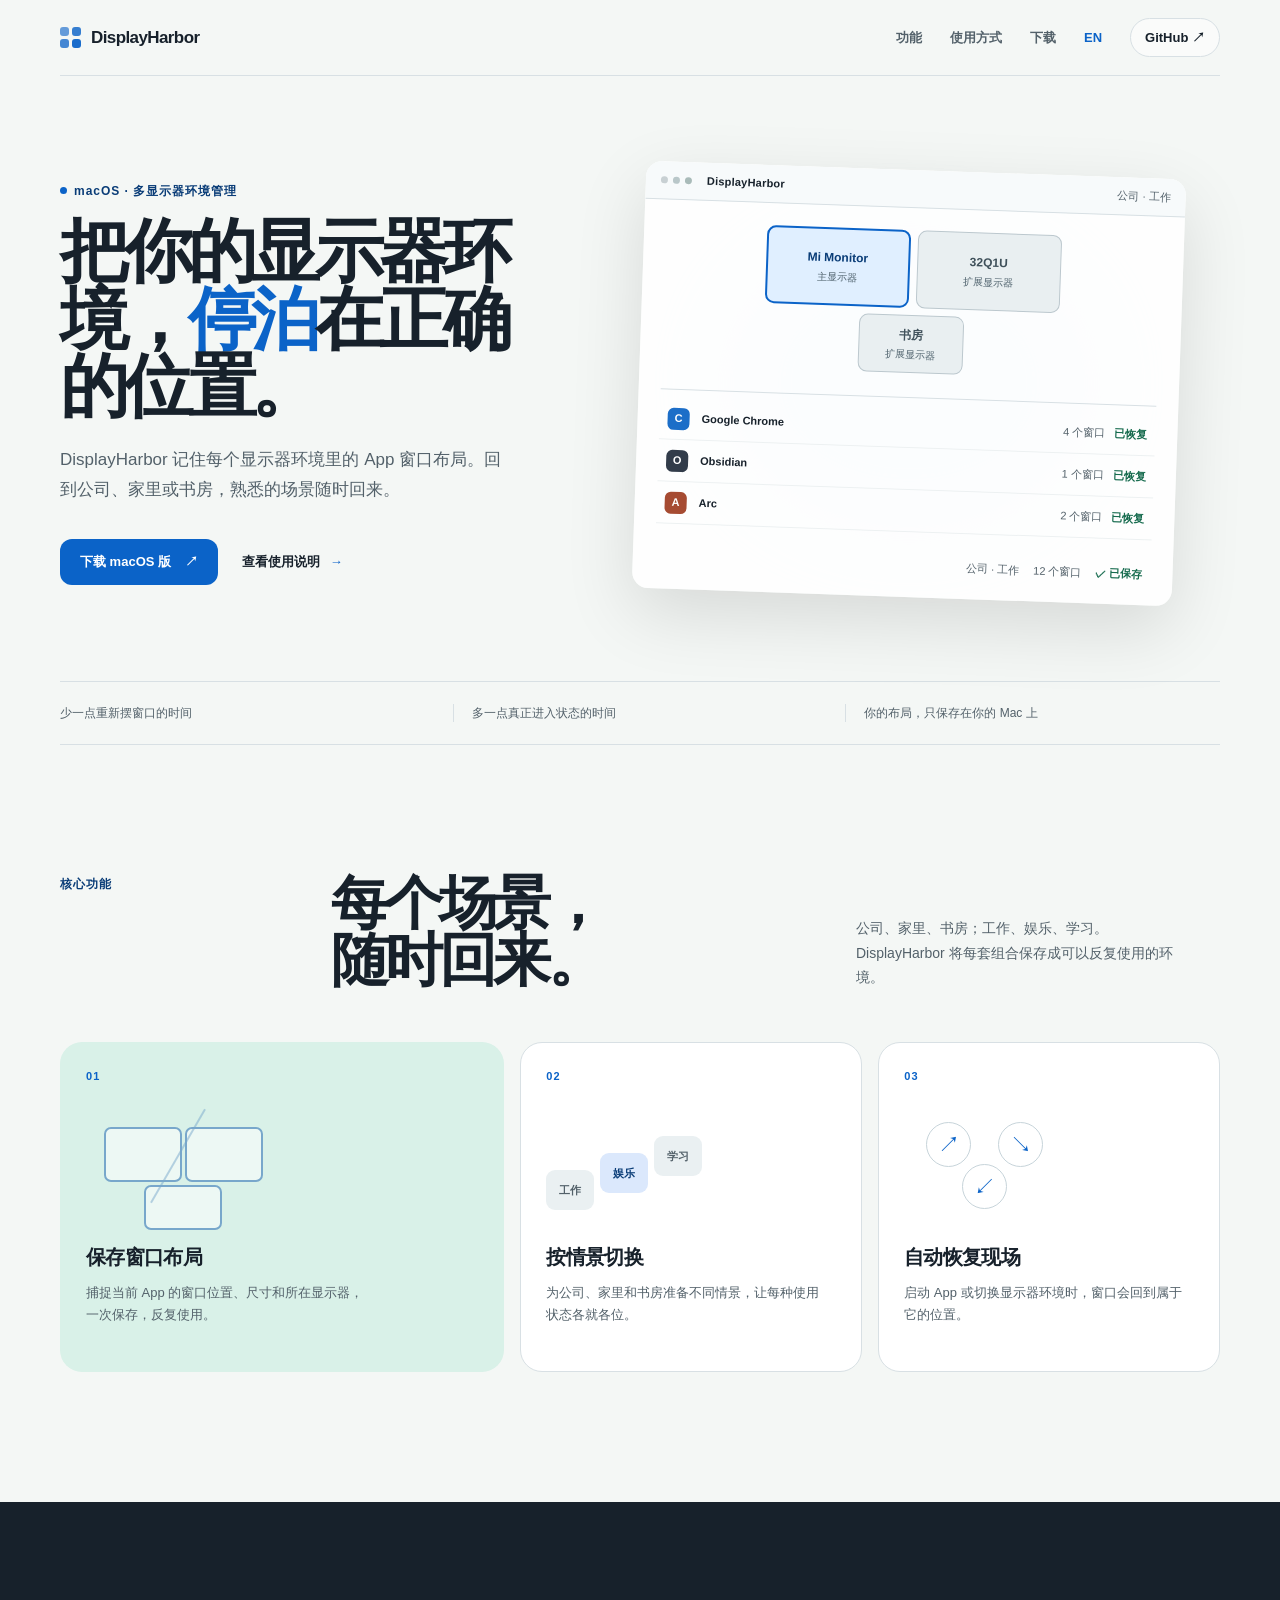
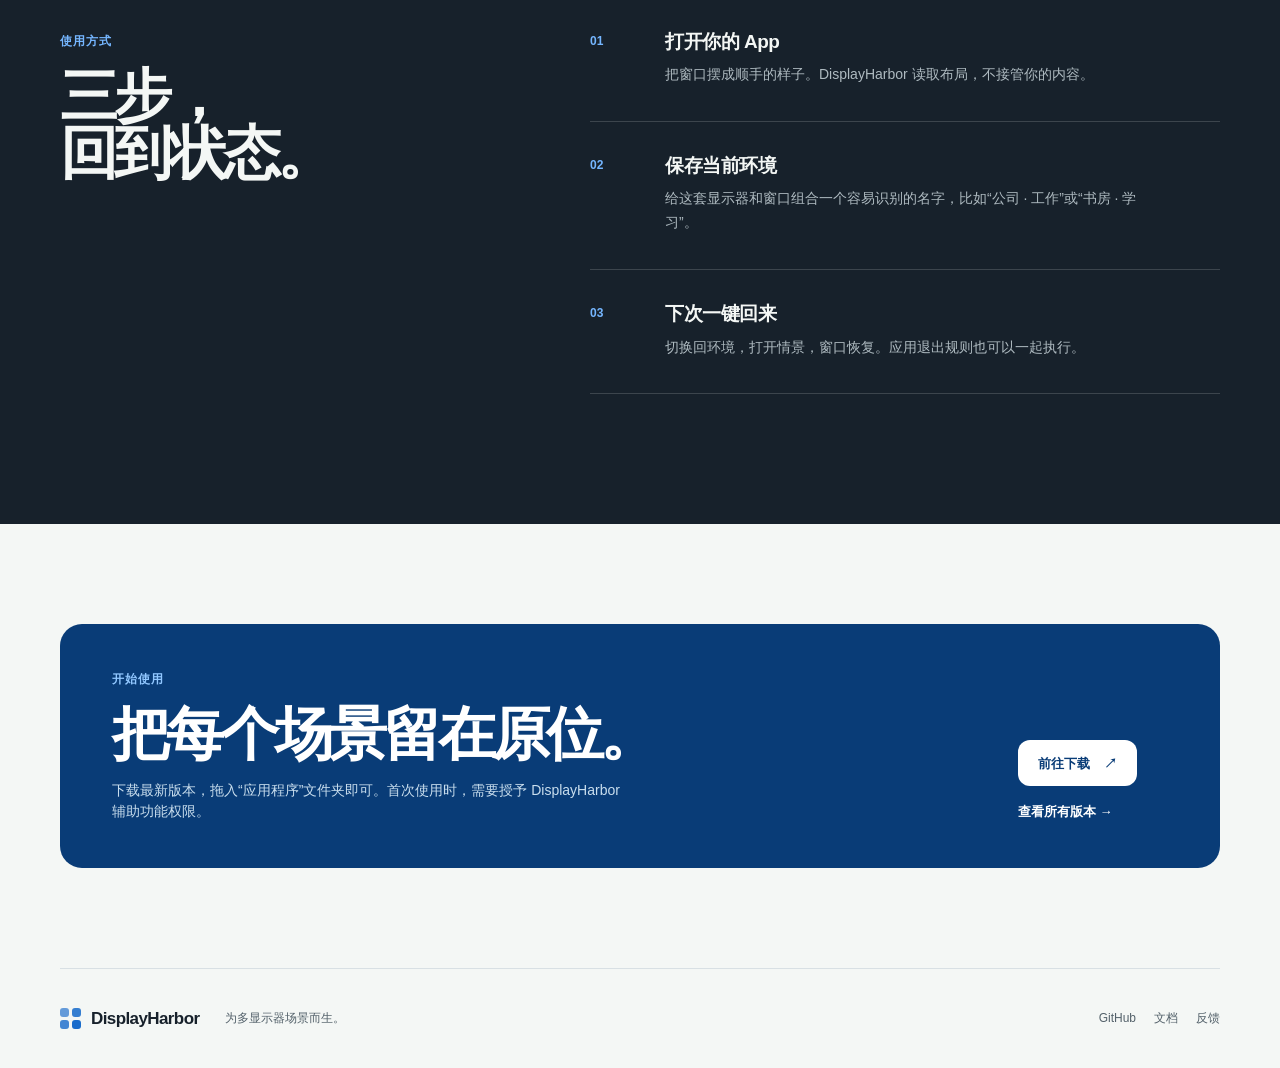
<file: docs/index.html>
<!doctype html>
<html lang="zh-CN">
<head>
  <meta charset="utf-8">
  <meta name="viewport" content="width=device-width, initial-scale=1">
  <meta name="description" content="DisplayHarbor：为不同的多显示器环境保存、切换和恢复 App 窗口布局。">
  <title>DisplayHarbor — 多显示器窗口环境管理</title>
  <link rel="stylesheet" href="styles.css">
</head>
<body>
  <header class="site-header shell">
    <a class="brand" href="#top" aria-label="DisplayHarbor 首页">
      <span class="brand-mark" aria-hidden="true"><i></i><i></i><i></i><i></i></span>
      <span>DisplayHarbor</span>
    </a>
    <nav class="nav" aria-label="主导航">
      <a href="#features">功能</a>
      <a href="#how-it-works">使用方式</a>
      <a href="#download">下载</a>
      <a class="nav-language" href="en/">EN</a>
      <a class="nav-github" href="https://github.com/mitaraifail/displayharbor" target="_blank" rel="noreferrer">GitHub ↗</a>
    </nav>
  </header>

  <main id="top">
    <section class="hero shell">
      <div class="hero-copy">
        <p class="eyebrow"><span class="eyebrow-dot"></span>macOS · 多显示器环境管理</p>
        <h1>把你的显示器环境，<em>停泊</em>在正确的位置。</h1>
        <p class="hero-lede">DisplayHarbor 记住每个显示器环境里的 App 窗口布局。回到公司、家里或书房，熟悉的场景随时回来。</p>
        <div class="hero-actions">
          <a class="button button-primary" href="https://github.com/mitaraifail/displayharbor/releases/latest" target="_blank" rel="noreferrer">下载 macOS 版 <span>↗</span></a>
          <a class="text-link" href="https://github.com/mitaraifail/displayharbor/blob/main/README.zh-CN.md" target="_blank" rel="noreferrer">查看使用说明 <span>→</span></a>
        </div>
      </div>

      <div class="hero-visual" aria-label="DisplayHarbor 多显示器布局示意图">
        <div class="visual-glow"></div>
        <div class="workspace-window">
          <div class="window-bar"><span></span><span></span><span></span><b>DisplayHarbor</b><small>公司 · 工作</small></div>
          <div class="workspace-body">
            <div class="display-map">
              <div class="display display-main active"><span>Mi Monitor</span><small>主显示器</small></div>
              <div class="display display-right"><span>32Q1U</span><small>扩展显示器</small></div>
              <div class="display display-bottom"><span>书房</span><small>扩展显示器</small></div>
            </div>
            <div class="layout-list">
              <div class="layout-row"><span class="app-icon blue">C</span><b>Google Chrome</b><span>4 个窗口</span><i>已恢复</i></div>
              <div class="layout-row"><span class="app-icon dark">O</span><b>Obsidian</b><span>1 个窗口</span><i>已恢复</i></div>
              <div class="layout-row"><span class="app-icon warm">A</span><b>Arc</b><span>2 个窗口</span><i>已恢复</i></div>
            </div>
            <div class="visual-caption"><span>公司 · 工作</span><span>12 个窗口</span><span class="caption-check">✓ 已保存</span></div>
          </div>
        </div>
      </div>
    </section>

    <section class="signal-strip shell" aria-label="产品特性概览">
      <span>少一点重新摆窗口的时间</span>
      <span>多一点真正进入状态的时间</span>
      <span>你的布局，只保存在你的 Mac 上</span>
    </section>

    <section class="section shell" id="features">
      <div class="section-intro">
        <p class="eyebrow">核心功能</p>
        <h2>每个场景，<br>随时回来。</h2>
        <p>公司、家里、书房；工作、娱乐、学习。DisplayHarbor 将每套组合保存成可以反复使用的环境。</p>
      </div>
      <div class="feature-grid">
        <article class="feature feature-wide">
          <div class="feature-number">01</div>
          <div class="feature-art art-layout"><span></span><span></span><span></span><i></i></div>
          <h3>保存窗口布局</h3>
          <p>捕捉当前 App 的窗口位置、尺寸和所在显示器，一次保存，反复使用。</p>
        </article>
        <article class="feature">
          <div class="feature-number">02</div>
          <div class="feature-art art-scenarios"><b>工作</b><b>娱乐</b><b>学习</b></div>
          <h3>按情景切换</h3>
          <p>为公司、家里和书房准备不同情景，让每种使用状态各就各位。</p>
        </article>
        <article class="feature">
          <div class="feature-number">03</div>
          <div class="feature-art art-restore"><span>↗</span><span>↘</span><span>↙</span></div>
          <h3>自动恢复现场</h3>
          <p>启动 App 或切换显示器环境时，窗口会回到属于它的位置。</p>
        </article>
      </div>
    </section>

    <section class="section process-section" id="how-it-works">
      <div class="shell process-grid">
        <div>
          <p class="eyebrow">使用方式</p>
          <h2>三步，<br>回到状态。</h2>
        </div>
        <ol class="steps">
          <li><span>01</span><div><h3>打开你的 App</h3><p>把窗口摆成顺手的样子。DisplayHarbor 读取布局，不接管你的内容。</p></div></li>
          <li><span>02</span><div><h3>保存当前环境</h3><p>给这套显示器和窗口组合一个容易识别的名字，比如“公司 · 工作”或“书房 · 学习”。</p></div></li>
          <li><span>03</span><div><h3>下次一键回来</h3><p>切换回环境，打开情景，窗口恢复。应用退出规则也可以一起执行。</p></div></li>
        </ol>
      </div>
    </section>

    <section class="download shell" id="download">
      <div class="download-panel">
        <div>
          <p class="eyebrow">开始使用</p>
          <h2>把每个场景留在原位。</h2>
          <p>下载最新版本，拖入“应用程序”文件夹即可。首次使用时，需要授予 DisplayHarbor 辅助功能权限。</p>
        </div>
        <div class="download-actions">
          <a class="button button-primary" href="https://github.com/mitaraifail/displayharbor/releases/latest" target="_blank" rel="noreferrer">前往下载 <span>↗</span></a>
          <a class="text-link light-link" href="https://github.com/mitaraifail/displayharbor/releases" target="_blank" rel="noreferrer">查看所有版本 →</a>
        </div>
      </div>
    </section>
  </main>

  <footer class="footer shell">
    <div class="brand footer-brand"><span class="brand-mark" aria-hidden="true"><i></i><i></i><i></i><i></i></span><span>DisplayHarbor</span></div>
    <p>为多显示器场景而生。</p>
    <div class="footer-links"><a href="https://github.com/mitaraifail/displayharbor" target="_blank" rel="noreferrer">GitHub</a><a href="https://github.com/mitaraifail/displayharbor/blob/main/README.zh-CN.md" target="_blank" rel="noreferrer">文档</a><a href="https://github.com/mitaraifail/displayharbor/issues" target="_blank" rel="noreferrer">反馈</a></div>
  </footer>
</body>
</html>
</file>
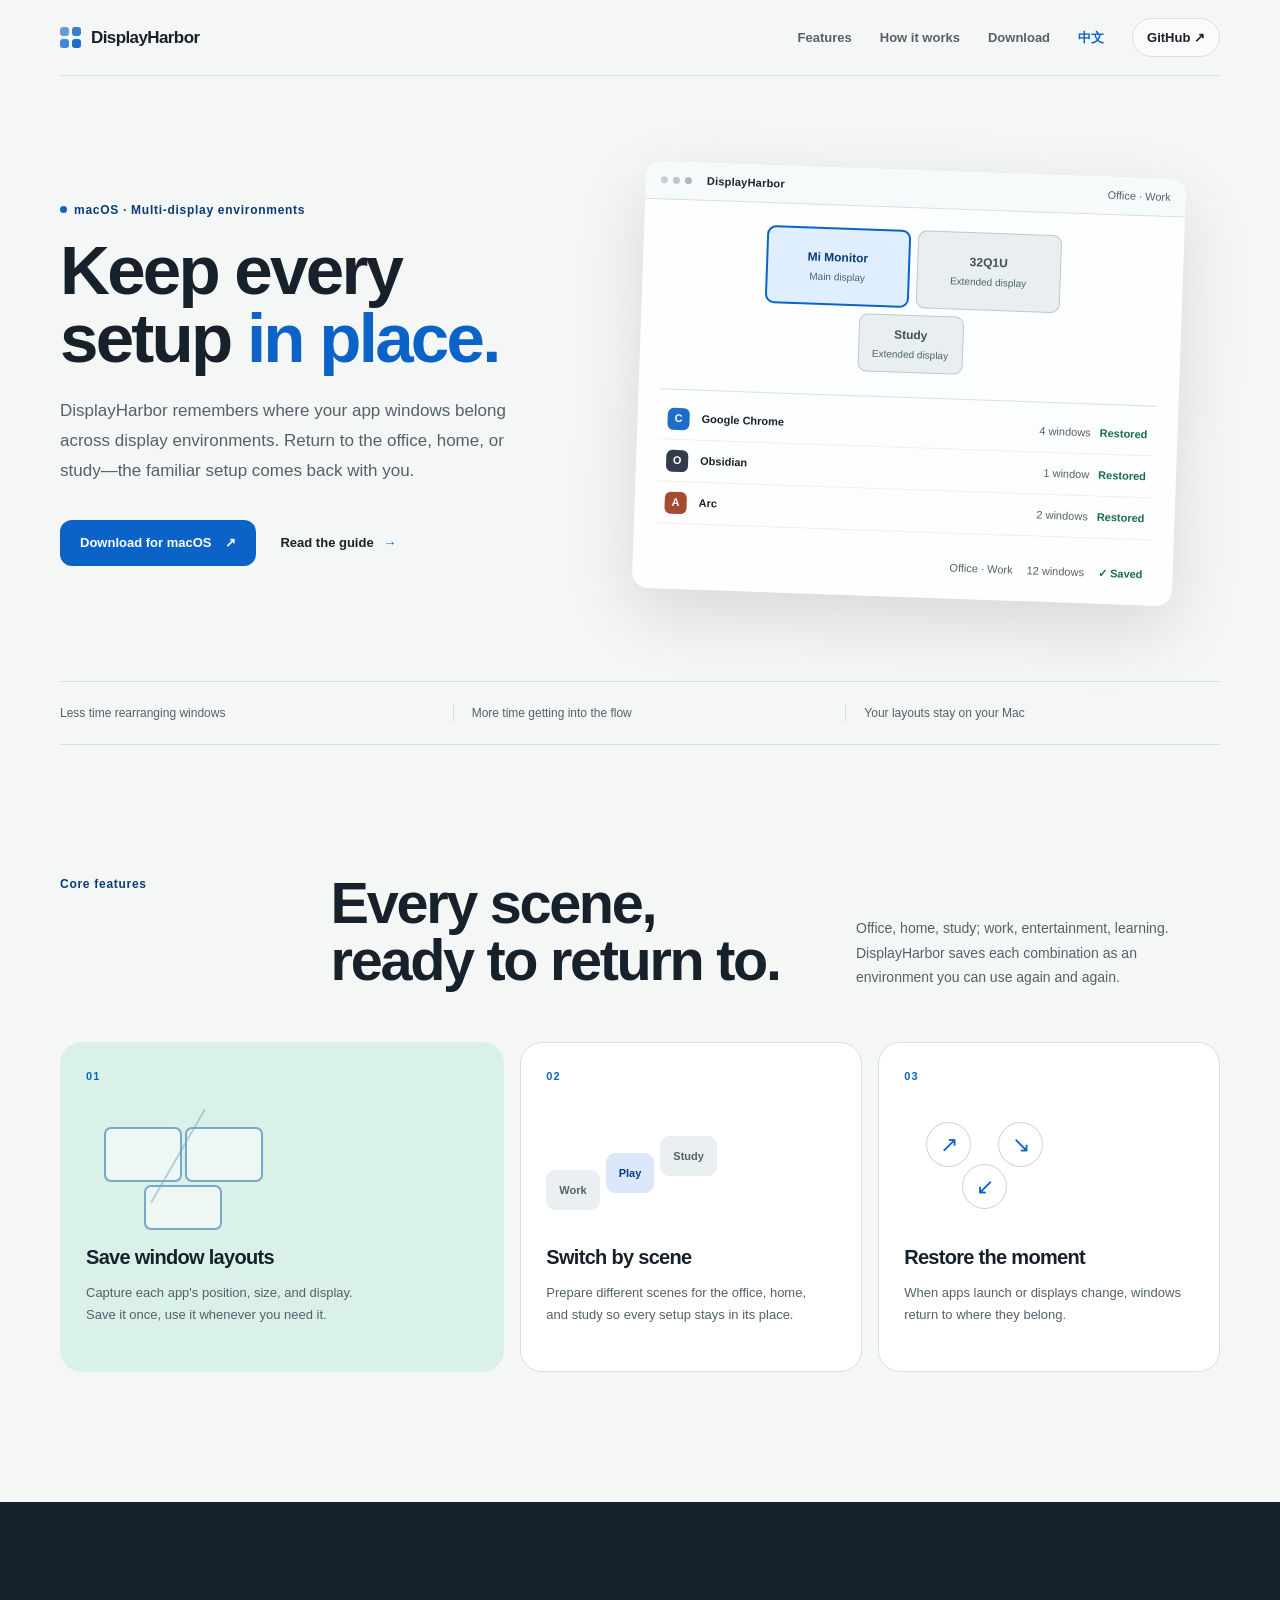
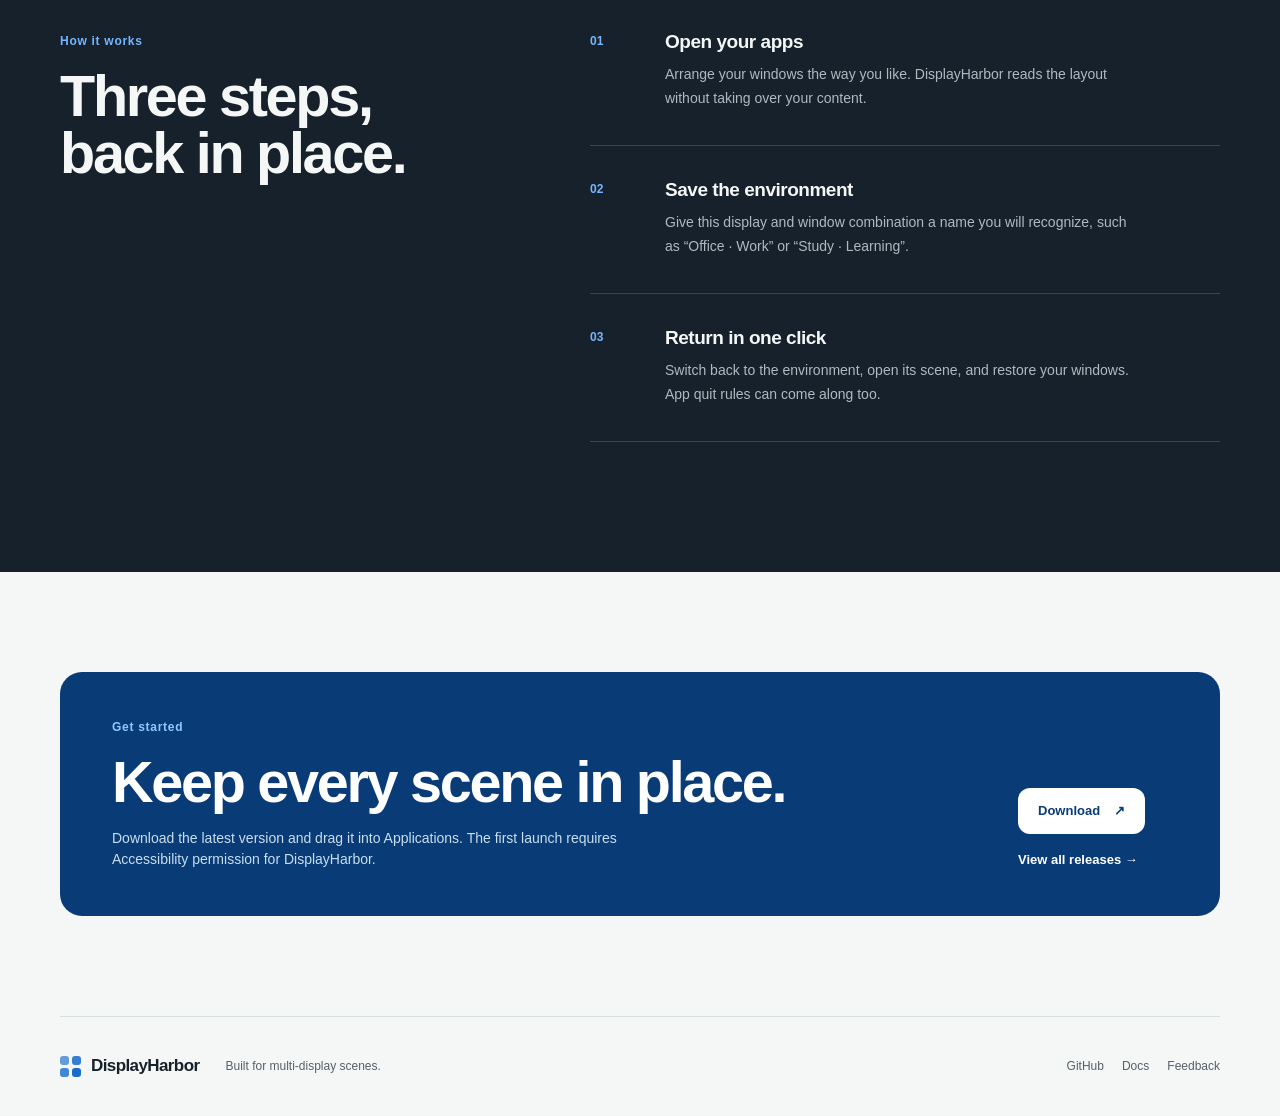
<file: docs/en/index.html>
<!doctype html>
<html lang="en">
<head>
  <meta charset="utf-8">
  <meta name="viewport" content="width=device-width, initial-scale=1">
  <meta name="description" content="DisplayHarbor saves, switches, and restores app window layouts across multi-display environments.">
  <title>DisplayHarbor — Multi-display environment management</title>
  <link rel="stylesheet" href="../styles.css">
</head>
<body>
  <header class="site-header shell">
    <a class="brand" href="#top" aria-label="DisplayHarbor home">
      <span class="brand-mark" aria-hidden="true"><i></i><i></i><i></i><i></i></span>
      <span>DisplayHarbor</span>
    </a>
    <nav class="nav" aria-label="Primary navigation">
      <a href="#features">Features</a>
      <a href="#how-it-works">How it works</a>
      <a href="#download">Download</a>
      <a class="nav-language" href="../">中文</a>
      <a class="nav-github" href="https://github.com/mitaraifail/displayharbor" target="_blank" rel="noreferrer">GitHub ↗</a>
    </nav>
  </header>

  <main id="top">
    <section class="hero shell">
      <div class="hero-copy">
        <p class="eyebrow"><span class="eyebrow-dot"></span>macOS · Multi-display environments</p>
        <h1>Keep every setup <em>in place.</em></h1>
        <p class="hero-lede">DisplayHarbor remembers where your app windows belong across display environments. Return to the office, home, or study—the familiar setup comes back with you.</p>
        <div class="hero-actions">
          <a class="button button-primary" href="https://github.com/mitaraifail/displayharbor/releases/latest" target="_blank" rel="noreferrer">Download for macOS <span>↗</span></a>
          <a class="text-link" href="https://github.com/mitaraifail/displayharbor/blob/main/README.md" target="_blank" rel="noreferrer">Read the guide <span>→</span></a>
        </div>
      </div>

      <div class="hero-visual" aria-label="DisplayHarbor multi-display layout illustration">
        <div class="visual-glow"></div>
        <div class="workspace-window">
          <div class="window-bar"><span></span><span></span><span></span><b>DisplayHarbor</b><small>Office · Work</small></div>
          <div class="workspace-body">
            <div class="display-map">
              <div class="display display-main active"><span>Mi Monitor</span><small>Main display</small></div>
              <div class="display display-right"><span>32Q1U</span><small>Extended display</small></div>
              <div class="display display-bottom"><span>Study</span><small>Extended display</small></div>
            </div>
            <div class="layout-list">
              <div class="layout-row"><span class="app-icon blue">C</span><b>Google Chrome</b><span>4 windows</span><i>Restored</i></div>
              <div class="layout-row"><span class="app-icon dark">O</span><b>Obsidian</b><span>1 window</span><i>Restored</i></div>
              <div class="layout-row"><span class="app-icon warm">A</span><b>Arc</b><span>2 windows</span><i>Restored</i></div>
            </div>
            <div class="visual-caption"><span>Office · Work</span><span>12 windows</span><span class="caption-check">✓ Saved</span></div>
          </div>
        </div>
      </div>
    </section>

    <section class="signal-strip shell" aria-label="Product highlights">
      <span>Less time rearranging windows</span>
      <span>More time getting into the flow</span>
      <span>Your layouts stay on your Mac</span>
    </section>

    <section class="section shell" id="features">
      <div class="section-intro">
        <p class="eyebrow">Core features</p>
        <h2>Every scene,<br>ready to return to.</h2>
        <p>Office, home, study; work, entertainment, learning. DisplayHarbor saves each combination as an environment you can use again and again.</p>
      </div>
      <div class="feature-grid">
        <article class="feature feature-wide">
          <div class="feature-number">01</div>
          <div class="feature-art art-layout"><span></span><span></span><span></span><i></i></div>
          <h3>Save window layouts</h3>
          <p>Capture each app's position, size, and display. Save it once, use it whenever you need it.</p>
        </article>
        <article class="feature">
          <div class="feature-number">02</div>
          <div class="feature-art art-scenarios"><b>Work</b><b>Play</b><b>Study</b></div>
          <h3>Switch by scene</h3>
          <p>Prepare different scenes for the office, home, and study so every setup stays in its place.</p>
        </article>
        <article class="feature">
          <div class="feature-number">03</div>
          <div class="feature-art art-restore"><span>↗</span><span>↘</span><span>↙</span></div>
          <h3>Restore the moment</h3>
          <p>When apps launch or displays change, windows return to where they belong.</p>
        </article>
      </div>
    </section>

    <section class="section process-section" id="how-it-works">
      <div class="shell process-grid">
        <div>
          <p class="eyebrow">How it works</p>
          <h2>Three steps,<br>back in place.</h2>
        </div>
        <ol class="steps">
          <li><span>01</span><div><h3>Open your apps</h3><p>Arrange your windows the way you like. DisplayHarbor reads the layout without taking over your content.</p></div></li>
          <li><span>02</span><div><h3>Save the environment</h3><p>Give this display and window combination a name you will recognize, such as “Office · Work” or “Study · Learning”.</p></div></li>
          <li><span>03</span><div><h3>Return in one click</h3><p>Switch back to the environment, open its scene, and restore your windows. App quit rules can come along too.</p></div></li>
        </ol>
      </div>
    </section>

    <section class="download shell" id="download">
      <div class="download-panel">
        <div>
          <p class="eyebrow">Get started</p>
          <h2>Keep every scene in place.</h2>
          <p>Download the latest version and drag it into Applications. The first launch requires Accessibility permission for DisplayHarbor.</p>
        </div>
        <div class="download-actions">
          <a class="button button-primary" href="https://github.com/mitaraifail/displayharbor/releases/latest" target="_blank" rel="noreferrer">Download <span>↗</span></a>
          <a class="text-link light-link" href="https://github.com/mitaraifail/displayharbor/releases" target="_blank" rel="noreferrer">View all releases →</a>
        </div>
      </div>
    </section>
  </main>

  <footer class="footer shell">
    <div class="brand footer-brand"><span class="brand-mark" aria-hidden="true"><i></i><i></i><i></i><i></i></span><span>DisplayHarbor</span></div>
    <p>Built for multi-display scenes.</p>
    <div class="footer-links"><a href="https://github.com/mitaraifail/displayharbor" target="_blank" rel="noreferrer">GitHub</a><a href="https://github.com/mitaraifail/displayharbor/blob/main/README.md" target="_blank" rel="noreferrer">Docs</a><a href="https://github.com/mitaraifail/displayharbor/issues" target="_blank" rel="noreferrer">Feedback</a></div>
  </footer>
</body>
</html>
</file>
<file: docs/styles.css>
:root {
  --ink: #17212b;
  --muted: #53616a;
  --line: #d8e0e4;
  --paper: #f4f7f5;
  --panel: #ffffff;
  --blue: #0b63c8;
  --blue-dark: #093c77;
  --mint: #d9f1e8;
  --warm: #f7e7ce;
  --shadow: 0 24px 70px rgba(0, 0, 0, .12);
  --radius: 22px;
}

* { box-sizing: border-box; }
html { scroll-behavior: smooth; }
body { margin: 0; color: var(--ink); background: var(--paper); font-family: -apple-system, BlinkMacSystemFont, "SF Pro Display", "Helvetica Neue", Arial, sans-serif; line-height: 1.5; }
a { color: inherit; text-decoration: none; }
.shell { width: min(1160px, calc(100% - 48px)); margin: 0 auto; }
.site-header { display: flex; align-items: center; justify-content: space-between; min-height: 76px; border-bottom: 1px solid var(--line); }
.brand { display: inline-flex; align-items: center; gap: 10px; font-size: 17px; font-weight: 740; letter-spacing: -.035em; }
.brand-mark { display: grid; grid-template-columns: repeat(2, 9px); grid-template-rows: repeat(2, 9px); gap: 3px; width: 21px; height: 21px; }
.brand-mark i { display: block; border-radius: 3px; background: var(--blue); }
.brand-mark i:nth-child(1) { opacity: .62; }
.brand-mark i:nth-child(2) { opacity: .82; }
.brand-mark i:nth-child(3) { opacity: .76; }
.brand-mark i:nth-child(4) { opacity: .94; }
.nav { display: flex; gap: 28px; align-items: center; color: var(--muted); font-size: 13px; font-weight: 600; }
.nav a { transition: color .18s ease; }
.nav a:hover, .footer a:hover { color: var(--blue); }
.nav-language { color: var(--blue); }
.nav-github { color: var(--ink); padding: 9px 14px; border: 1px solid var(--line); border-radius: 999px; background: rgba(255,255,255,.55); }
.hero { display: grid; grid-template-columns: .86fr 1.14fr; gap: 70px; align-items: center; padding: 94px 0 84px; }
.eyebrow { margin: 0 0 18px; color: var(--blue-dark); font-size: 12px; font-weight: 800; letter-spacing: .08em; }
.eyebrow-dot { display: inline-block; width: 7px; height: 7px; margin-right: 7px; border-radius: 50%; background: var(--blue); vertical-align: 1px; }
h1, h2, h3, p { margin-top: 0; }
h1 { max-width: 520px; margin-bottom: 24px; font-size: clamp(44px, 5.4vw, 76px); line-height: .98; letter-spacing: -.075em; font-weight: 760; }
h1 em { color: var(--blue); font-style: normal; }
.hero-lede { max-width: 450px; color: var(--muted); font-size: 17px; line-height: 1.75; }
.hero-actions { display: flex; align-items: center; gap: 24px; margin-top: 34px; }
.button { display: inline-flex; justify-content: center; align-items: center; gap: 14px; min-height: 46px; padding: 0 20px; border-radius: 12px; font-size: 13px; font-weight: 760; transition: transform .18s ease, box-shadow .18s ease, background .18s ease; }
.button:hover { transform: translateY(-2px); box-shadow: 0 10px 22px rgba(0, 0, 0, .16); }
.button-primary { color: #fff; background: var(--blue); }
.button-primary:hover { background: var(--blue-dark); }
.text-link { color: var(--ink); font-size: 13px; font-weight: 700; }
.text-link span { color: var(--blue); margin-left: 6px; }
.hero-visual { position: relative; min-height: 410px; display: flex; align-items: center; justify-content: center; }
.visual-glow { position: absolute; width: 360px; height: 290px; border-radius: 50%; background: #dceaf7; filter: blur(35px); opacity: .75; }
.workspace-window { position: relative; z-index: 1; width: min(540px, 100%); overflow: hidden; border-radius: 16px; background: rgba(255,255,255,.88); box-shadow: var(--shadow); transform: rotate(2deg); }
.window-bar { display: flex; align-items: center; gap: 5px; min-height: 38px; padding: 10px 15px; border-bottom: 1px solid var(--line); background: #f7fafb; }
.window-bar > span { width: 7px; height: 7px; border-radius: 50%; background: #c8d0d3; }
.window-bar > span:nth-child(2) { background: #b9c7c9; }.window-bar > span:nth-child(3) { background: #a9bbb9; }
.window-bar b { margin-left: 10px; font-size: 11px; letter-spacing: .02em; }.window-bar small { margin-left: auto; color: var(--muted); font-size: 11px; }
.workspace-body { padding: 22px; }.display-map { display: grid; grid-template-columns: 1fr 1fr; grid-template-rows: 78px 58px; gap: 7px; width: 295px; margin: 0 auto 24px; }
.display { display: flex; flex-direction: column; justify-content: center; align-items: center; padding: 8px; border: 1px solid #bcc8ce; border-radius: 9px; background: #e9eff1; color: #3f505a; font-size: 12px; font-weight: 700; }.display small { margin-top: 3px; color: #4f626d; font-size: 10px; font-weight: 500; }.display.active { border: 2px solid var(--blue); background: #e0efff; color: var(--blue-dark); }.display-bottom { grid-column: 1 / span 2; width: 105px; justify-self: center; }
.layout-list { padding-top: 8px; border-top: 1px solid var(--line); }.layout-row { display: grid; grid-template-columns: 25px 1fr auto auto; gap: 9px; align-items: center; min-height: 42px; padding: 8px; border-bottom: 1px solid #edf1f2; font-size: 11px; }.layout-row > span:not(.app-icon) { color: var(--muted); }.layout-row i { color: #166b4e; font-size: 11px; font-style: normal; font-weight: 700; }.app-icon { display: grid; place-items: center; width: 22px; height: 22px; border-radius: 6px; color: #fff; font-size: 11px; font-weight: 800; }.app-icon.blue { background: #1c6ec8; }.app-icon.dark { background: #323c4a; }.app-icon.warm { background: #a64b32; }
.visual-caption { display: flex; justify-content: flex-end; gap: 14px; margin-top: 14px; padding: 12px 8px 0; color: var(--muted); font-size: 11px; }.caption-check { color: #166b4e; font-weight: 700; }
.signal-strip { display: grid; grid-template-columns: repeat(3, 1fr); gap: 18px; padding: 22px 0; border-top: 1px solid var(--line); border-bottom: 1px solid var(--line); color: var(--muted); font-size: 12px; }.signal-strip span + span { padding-left: 18px; border-left: 1px solid var(--line); }
.section { padding: 130px 0; }.section-intro { display: grid; grid-template-columns: .65fr 1.35fr 1fr; gap: 34px; align-items: end; margin-bottom: 52px; }.section-intro .eyebrow { align-self: start; }.section h2, .download h2 { margin-bottom: 0; font-size: clamp(34px, 4.5vw, 58px); line-height: 1; letter-spacing: -.065em; text-wrap: balance; }.section-intro > p:last-child { max-width: 330px; margin: 0; color: var(--muted); font-size: 14px; line-height: 1.75; }
.feature-grid { display: grid; grid-template-columns: 1.3fr 1fr 1fr; gap: 16px; }.feature { min-height: 330px; padding: 25px; border: 1px solid var(--line); border-radius: var(--radius); background: var(--panel); }.feature-wide { background: var(--mint); border-color: transparent; }.feature-number { color: var(--blue); font-size: 11px; font-weight: 800; letter-spacing: .1em; }.feature h3 { margin: 32px 0 10px; font-size: 20px; letter-spacing: -.035em; }.feature p { max-width: 280px; margin: 0; color: var(--muted); font-size: 13px; line-height: 1.7; }.feature-art { position: relative; height: 108px; margin-top: 18px; }.art-layout span { position: absolute; display: block; width: 78px; height: 55px; border: 2px solid #78a7cb; border-radius: 7px; background: rgba(255,255,255,.55); }.art-layout span:nth-child(1) { left: 18px; top: 25px; }.art-layout span:nth-child(2) { left: 99px; top: 25px; }.art-layout span:nth-child(3) { left: 58px; top: 83px; width: 78px; height: 45px; }.art-layout i { position: absolute; left: 91px; top: 0; width: 2px; height: 108px; background: #78a7cb; transform: rotate(30deg); opacity: .5; }.art-scenarios { display: flex; align-items: end; gap: 6px; }.art-scenarios b { padding: 12px 13px; border-radius: 9px; background: #eaf0f2; color: var(--muted); font-size: 11px; }.art-scenarios b:nth-child(2) { margin-bottom: 17px; background: #dbe8fc; color: var(--blue-dark); }.art-scenarios b:nth-child(3) { margin-bottom: 34px; }.art-restore span { position: absolute; display: grid; place-items: center; width: 45px; height: 45px; border: 1px solid #c7d4da; border-radius: 50%; color: var(--blue); font-size: 22px; }.art-restore span:nth-child(1) { left: 22px; top: 20px; }.art-restore span:nth-child(2) { left: 94px; top: 20px; }.art-restore span:nth-child(3) { left: 58px; top: 62px; }
.process-section { background: var(--ink); color: #f4f7f5; }.process-grid { display: grid; grid-template-columns: .8fr 1.2fr; gap: 110px; }.process-section .eyebrow { color: #75b6ff; }.steps { margin: 0; padding: 0; list-style: none; }.steps li { display: grid; grid-template-columns: 50px 1fr; gap: 25px; padding: 0 0 34px; margin-bottom: 34px; border-bottom: 1px solid rgba(255,255,255,.16); }.steps li:last-child { margin-bottom: 0; }.steps li > span { color: #75b6ff; font-size: 12px; font-weight: 800; }.steps h3 { margin: -4px 0 7px; font-size: 19px; letter-spacing: -.025em; }.steps p { max-width: 480px; margin: 0; color: #aebac0; font-size: 14px; line-height: 1.7; }
.download { padding: 100px 0; }.download-panel { display: flex; justify-content: space-between; align-items: end; gap: 40px; padding: 46px 52px; border-radius: var(--radius); background: var(--blue-dark); color: #fff; }.download .eyebrow { color: #91c7ff; }.download h2 { margin-bottom: 16px; }.download-panel p:not(.eyebrow) { max-width: 520px; margin-bottom: 0; color: #c9deee; font-size: 14px; }.download-actions { display: flex; flex-direction: column; align-items: flex-start; gap: 16px; min-width: 150px; }.download .button-primary { color: var(--blue-dark); background: #fff; }.download .button-primary:hover { background: #e9f4ff; }.light-link { color: #fff; white-space: nowrap; }
.footer { display: flex; align-items: center; gap: 26px; min-height: 100px; border-top: 1px solid var(--line); color: var(--muted); font-size: 12px; }.footer-brand { color: var(--ink); }.footer p { margin: 0; }.footer-links { display: flex; gap: 18px; margin-left: auto; }
html[lang="en"] .eyebrow { letter-spacing: .06em; }
html[lang="en"] h1, html[lang="en"] .section h2, html[lang="en"] .download h2 { letter-spacing: -.04em; }
@media (max-width: 850px) { .hero { grid-template-columns: 1fr; gap: 45px; padding-top: 64px; }.hero-copy { max-width: 640px; }.hero-visual { min-height: 350px; }.section-intro, .process-grid { grid-template-columns: 1fr; gap: 22px; }.feature-grid { grid-template-columns: 1fr 1fr; }.feature-wide { grid-column: 1 / -1; }.download-panel { align-items: flex-start; flex-direction: column; }.download-actions { flex-direction: row; align-items: center; } }
@media (max-width: 580px) { .shell { width: min(100% - 32px, 1160px); }.site-header { min-height: 66px; }.nav { gap: 12px; font-size: 11px; }.nav a:nth-child(-n+2) { display: none; }.nav-github { padding: 7px 10px; }.hero { padding: 56px 0 64px; }.hero-lede { font-size: 15px; }.hero-actions { align-items: flex-start; flex-direction: column; gap: 18px; }.hero-visual { min-height: 300px; }.workspace-window { transform: rotate(0); }.workspace-body { padding: 14px; }.display-map { width: 245px; }.visual-caption { align-self: center; justify-content: center; flex-wrap: wrap; margin-top: 14px; }.signal-strip { grid-template-columns: 1fr; gap: 11px; }.signal-strip span + span { padding: 0; border: 0; }.section { padding: 82px 0; }.section-intro { margin-bottom: 34px; }.feature-grid { grid-template-columns: 1fr; }.feature-wide { grid-column: auto; }.feature { min-height: 290px; }.download { padding: 64px 0; }.download-panel { padding: 30px 24px; }.download-actions { align-items: flex-start; flex-direction: column; }.footer { align-items: flex-start; flex-direction: column; gap: 10px; padding: 28px 0; }.footer-links { margin-left: 0; } }
</file>
